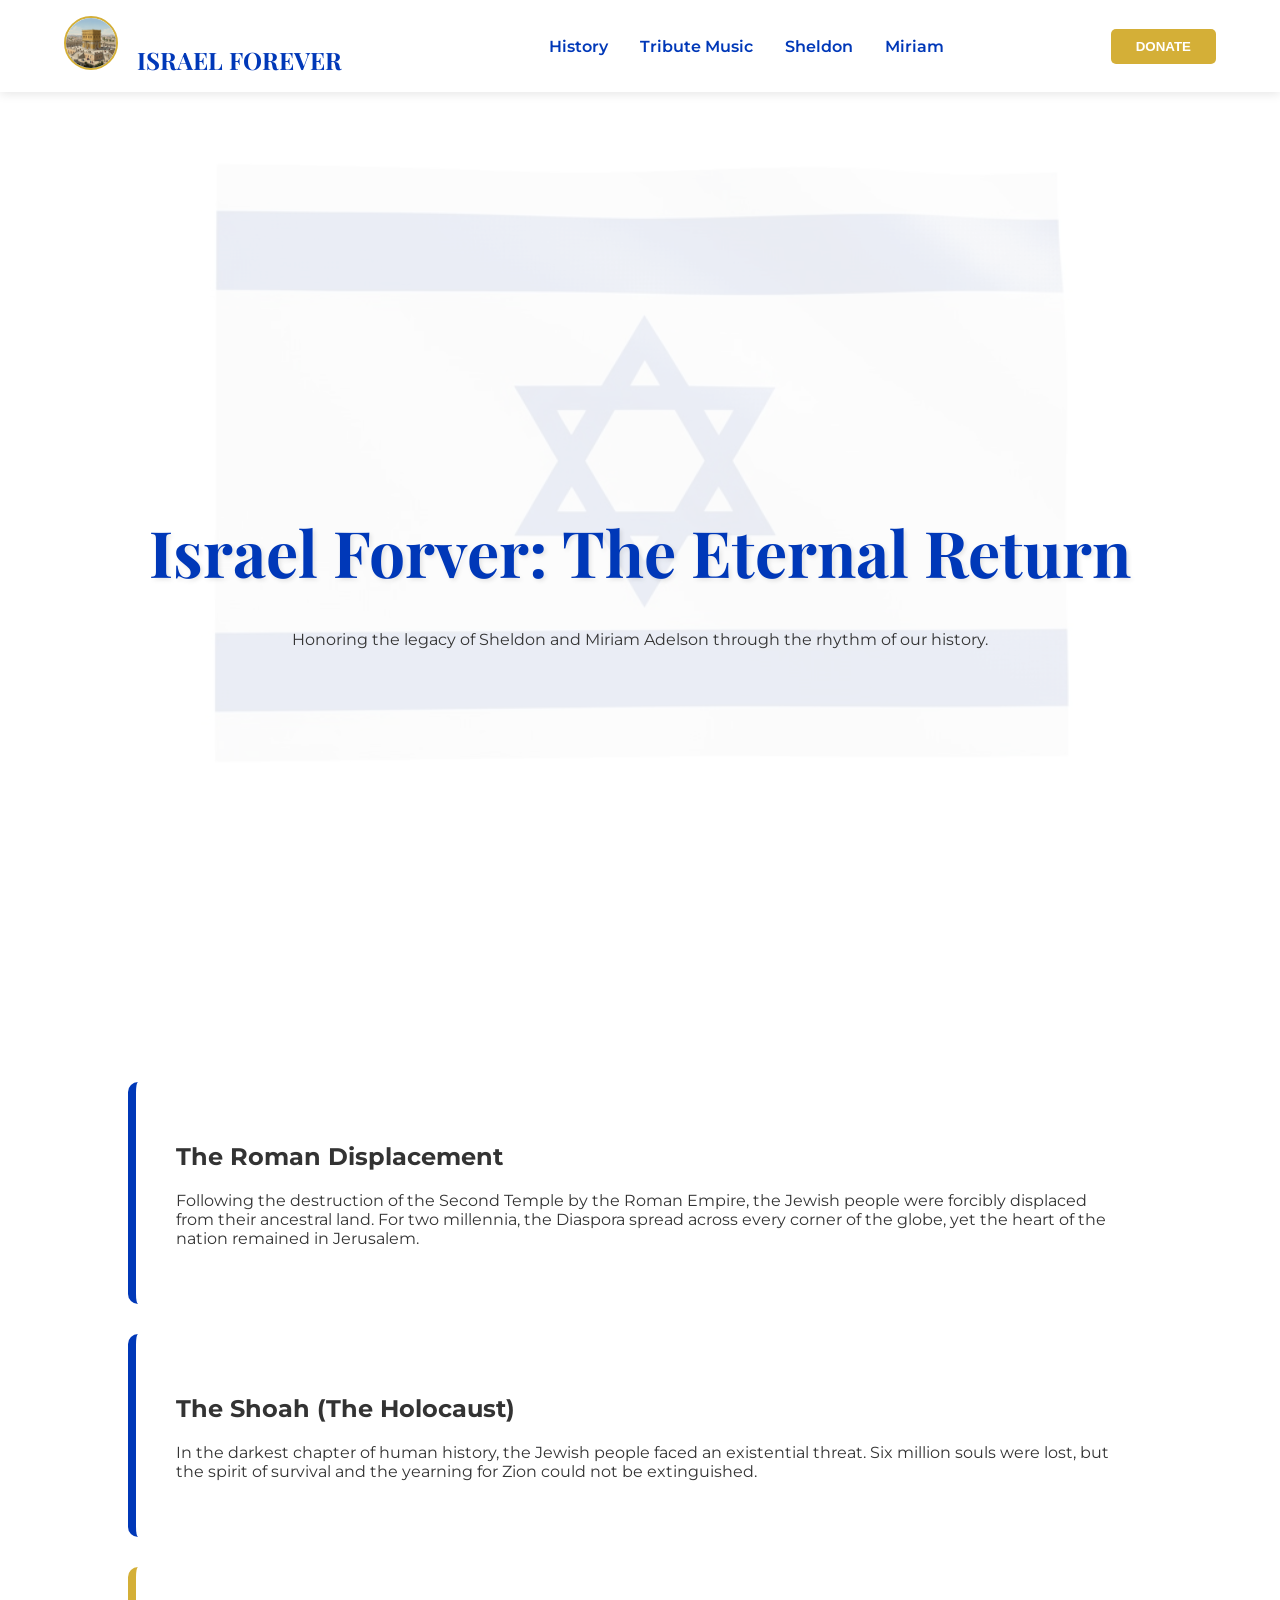
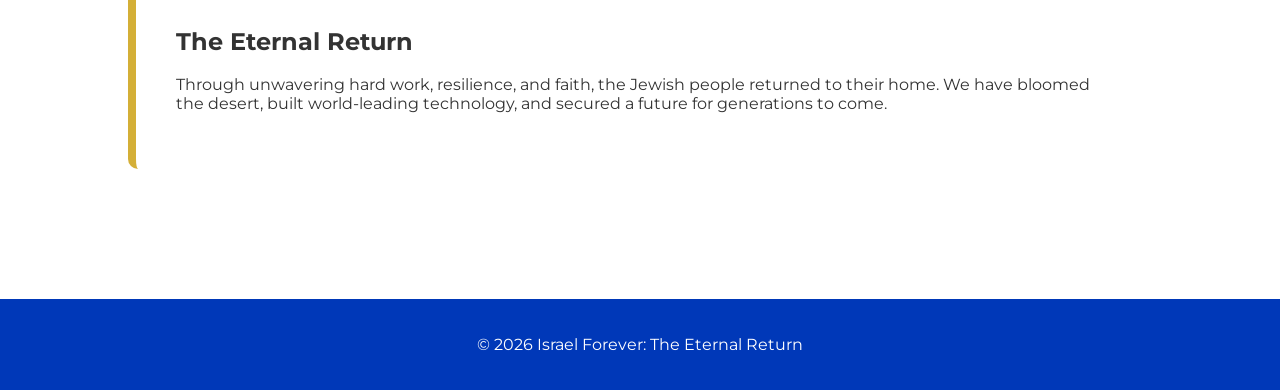
<file: Index.html>
<!DOCTYPE html>
<html lang="en">
<head>
    <meta charset="UTF-8">
    <meta name="viewport" content="width=device-width, initial-scale=1.0">
    <title>Israel Forever | Adelson Tribute</title>
    <link rel="stylesheet" href="style.css">
    <link href="https://fonts.googleapis.com/css2?family=Playfair+Display:wght@700&family=Montserrat:wght@300;400;600&display=swap" rel="stylesheet">
</head>
<body>

    <div class="flag-bg"></div>

    <nav class="navbar">
        <div class="nav-left">
            <img src="Temple.Jpeg" alt="The Temple" class="temple-icon">
            <span class="site-name">ISRAEL FOREVER</span>
        </div>
        <ul class="nav-links">
            <li><a href="#history">History</a></li>
            <li><a href="music.html">Tribute Music</a></li>
            <li><a href="sheldon.html">Sheldon</a></li>
            <li><a href="miriam.html">Miriam</a></li>
        </ul>
       <button class="donate-btn" onclick="window.location.href='donate.html';">
  DONATE
</button>
    </nav>

    <header class="hero" >
        <h1>Israel Forver: The Eternal Return</h1>
        <p>Honoring the legacy of Sheldon and Miriam Adelson through the rhythm of our history.</p>
    </header>

    <section id="history" class="content-section">
        <div class="narrative-card">
            <h2>The Roman Displacement</h2>
            <p>Following the destruction of the Second Temple by the Roman Empire, the Jewish people were forcibly displaced from their ancestral land. For two millennia, the Diaspora spread across every corner of the globe, yet the heart of the nation remained in Jerusalem.</p>
        </div>

        <div class="narrative-card somber">
            <h2>The Shoah (The Holocaust)</h2>
            <p>In the darkest chapter of human history, the Jewish people faced an existential threat. Six million souls were lost, but the spirit of survival and the yearning for Zion could not be extinguished.</p>
        </div>

        <div class="narrative-card triumphant">
            <h2>The Eternal Return</h2>
            <p>Through unwavering hard work, resilience, and faith, the Jewish people returned to their home. We have bloomed the desert, built world-leading technology, and secured a future for generations to come.</p>
        </div>
    </section>

<footer style="background: var(--israel-blue); color: white; text-align: center; padding: 20px; margin-top: 50px;">
        <p>&copy; 2026 Israel Forever: The Eternal Return</p>
    </footer>

  </body>
</html>
</file>
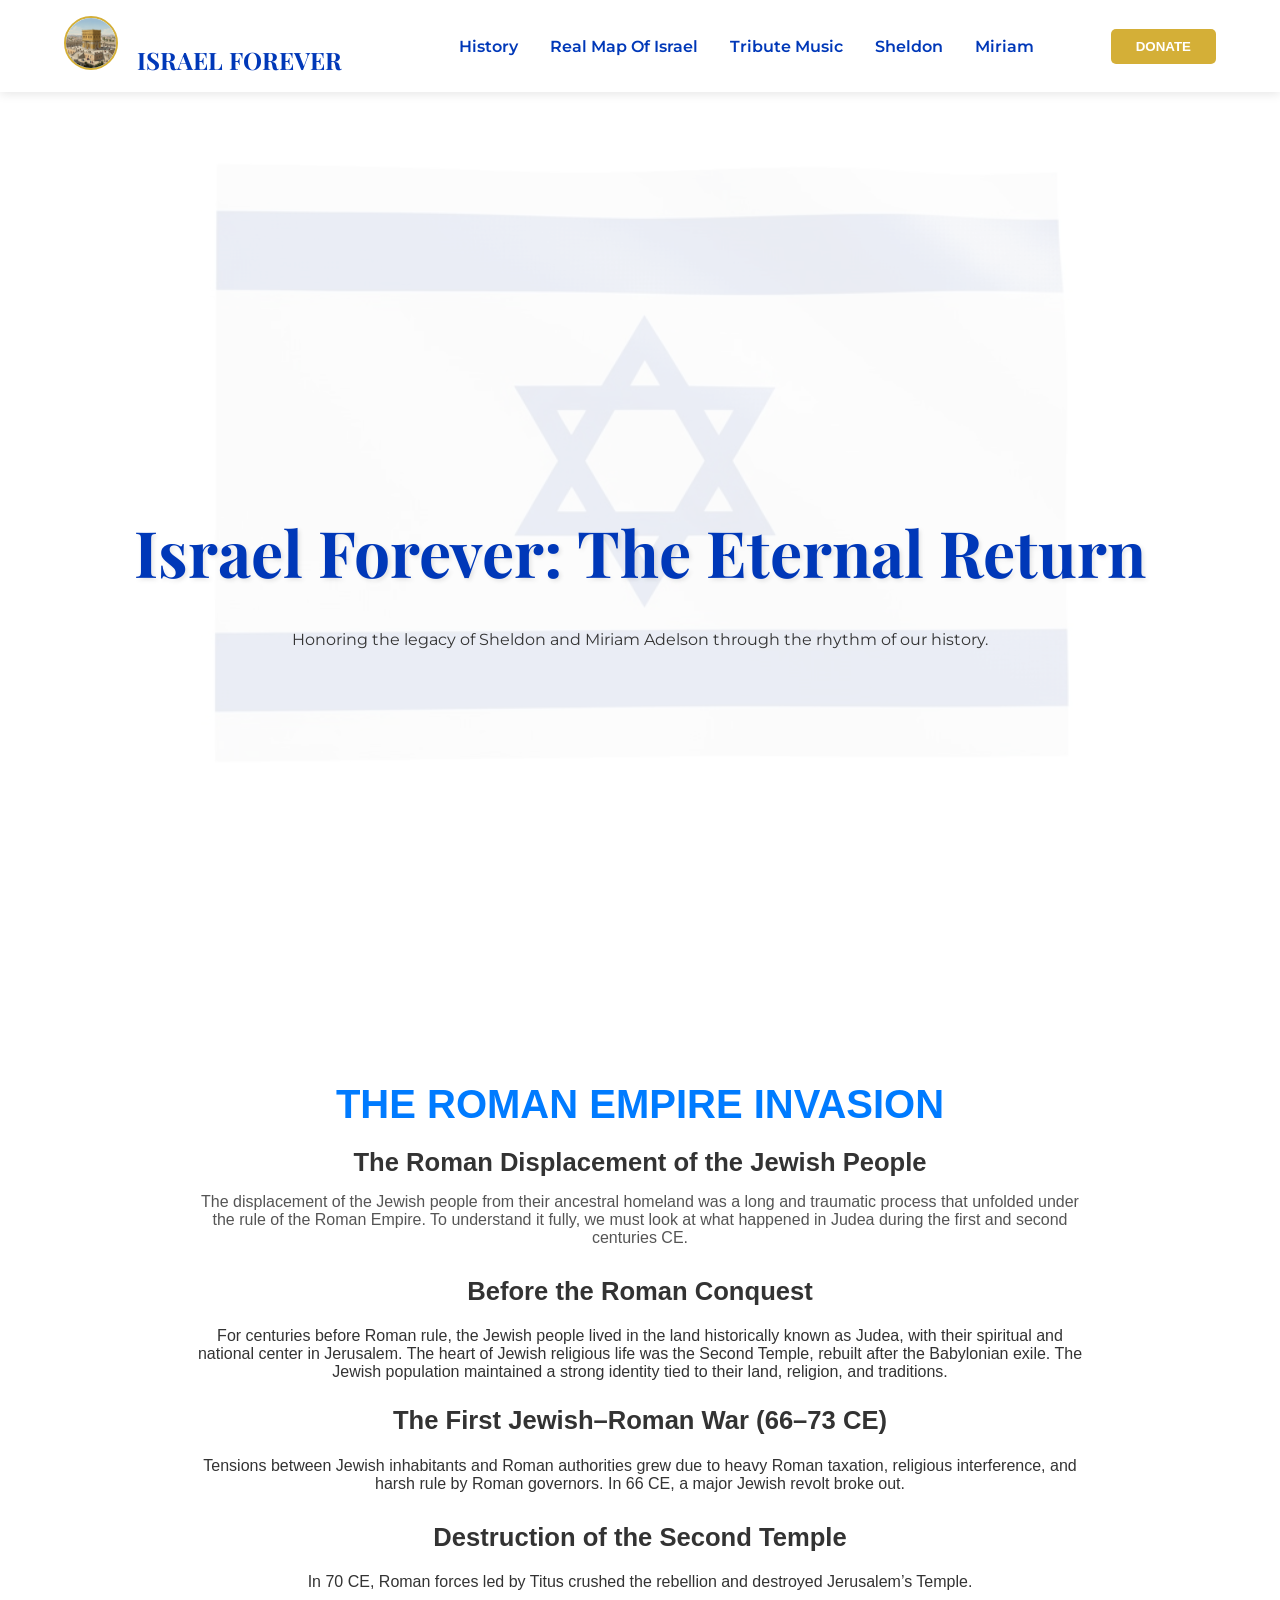
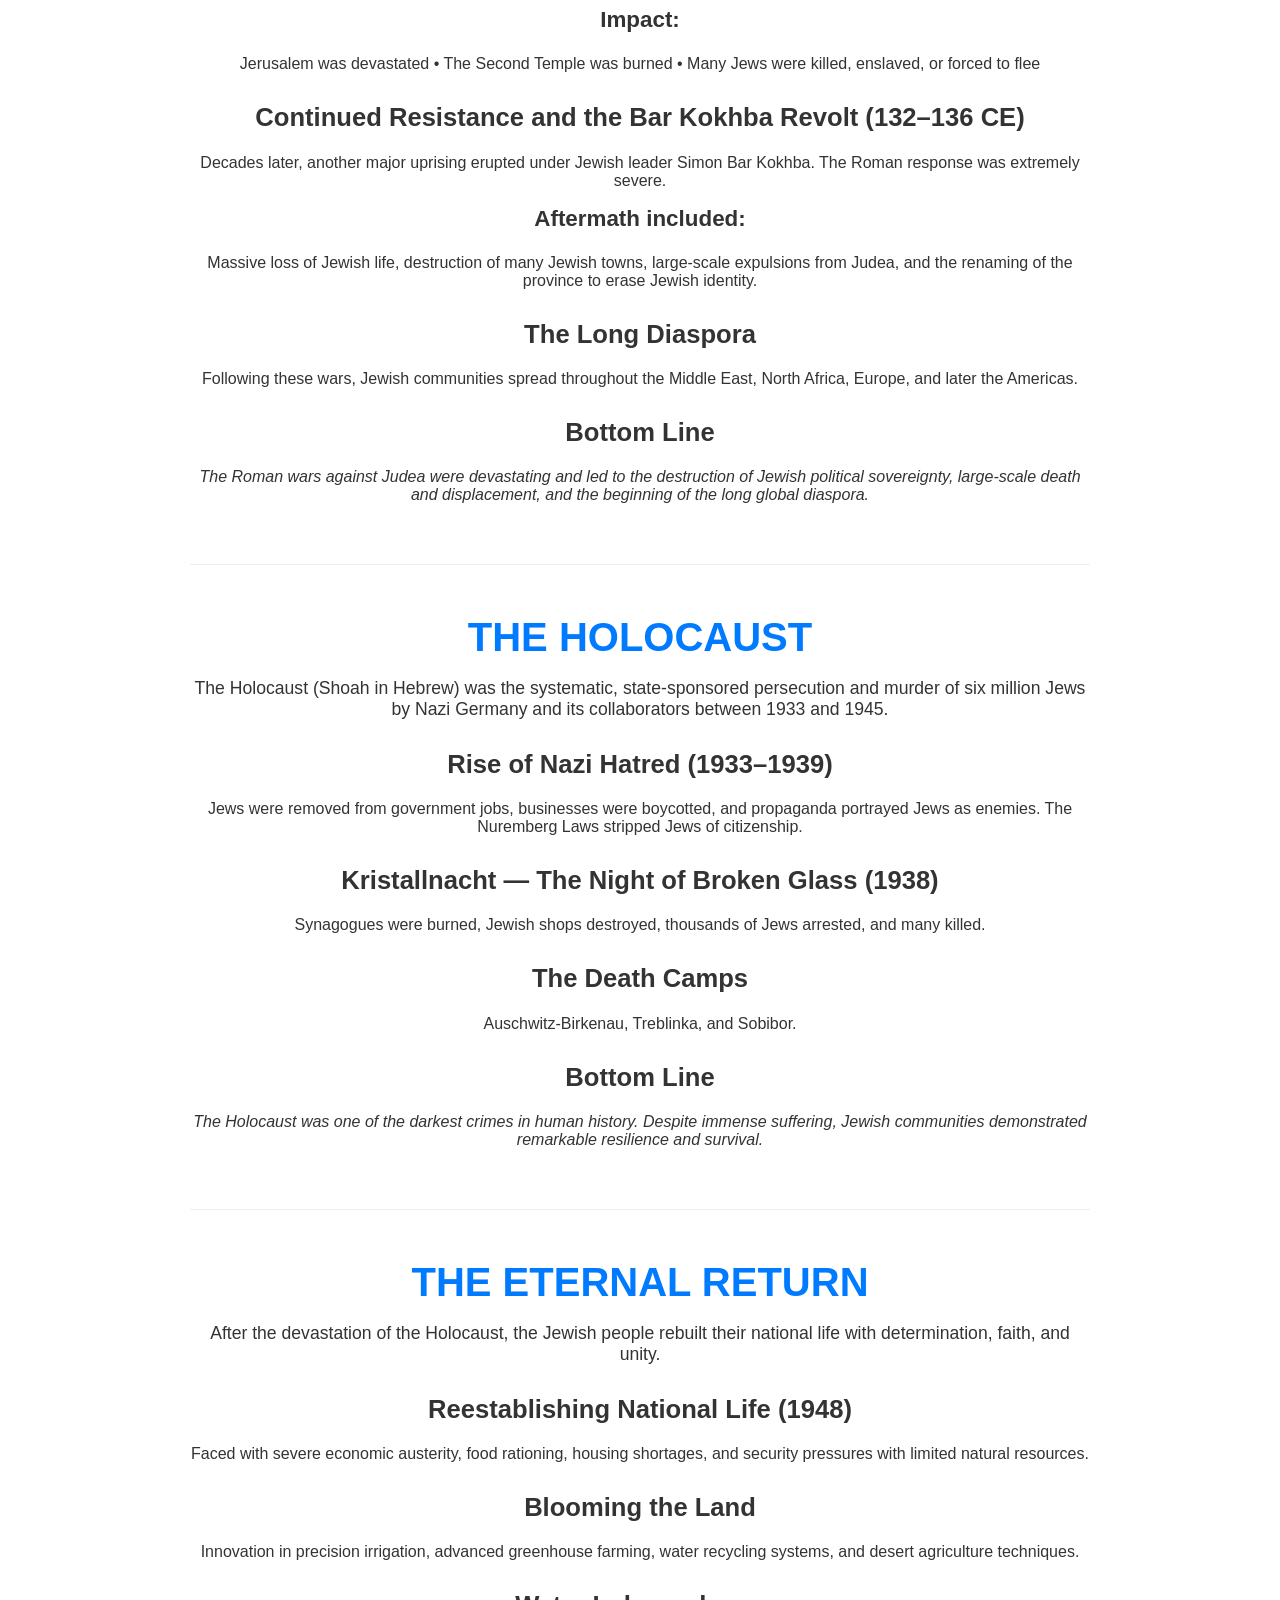
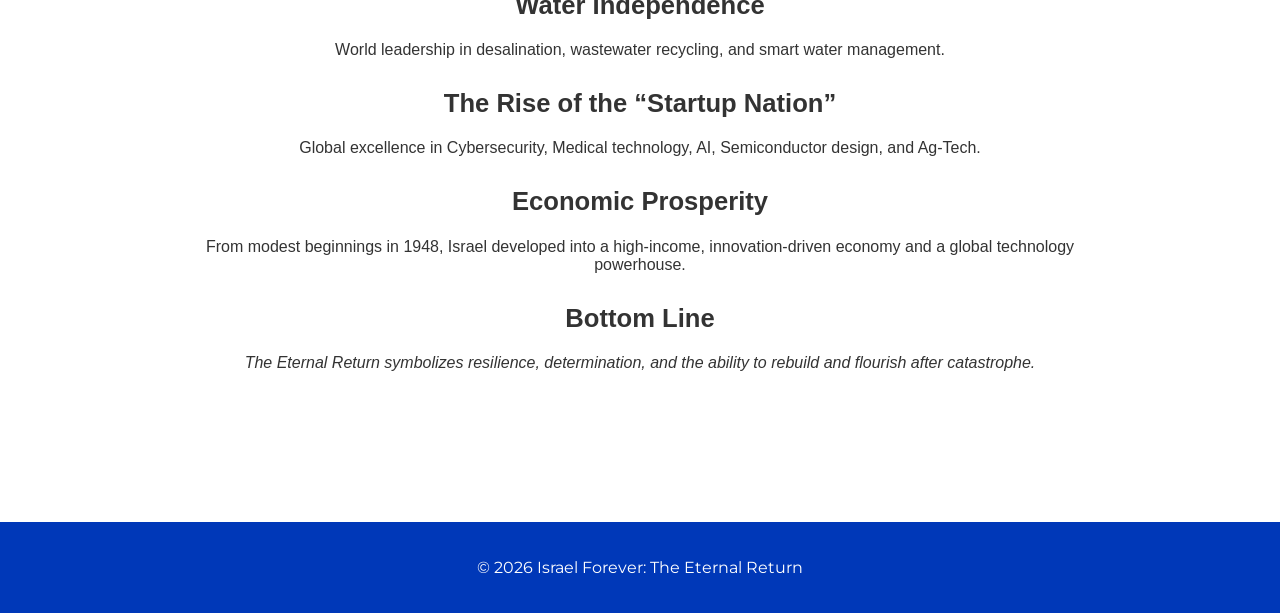
<file: index.html>
<!DOCTYPE html>
<html lang="en">
<head>
    <meta charset="UTF-8">
    <meta name="viewport" content="width=device-width, initial-scale=1.0">
    <title>Israel Forever | Adelson Tribute</title>
    <link rel="stylesheet" href="style.css">
    <link href="https://fonts.googleapis.com/css2?family=Playfair+Display:wght@700&family=Montserrat:wght@300;400;600&display=swap" rel="stylesheet">
</head>
<body>

    <div class="flag-bg"></div>

    <nav class="navbar">
    <div class="nav-left">
        <img src="Temple.Jpeg" alt="The Temple" class="temple-icon">
        <span class="site-name">ISRAEL FOREVER</span>
    </div>

    <!-- HAMBURGER -->
    <button class="hamburger" id="hamburger" aria-label="Menu">
        ☰
    </button>

    <ul class="nav-links" id="navLinks">
        <li><a href="#history">History</a></li>
        <li><a href="map1.html">Real Map Of Israel</a></li>
        <li><a href="music.html">Tribute Music</a></li>
        <li><a href="sheldon.html">Sheldon</a></li>
        <li><a href="miriam.html">Miriam</a></li>
    </ul>

    <button class="donate-btn" onclick="window.location.href='donate.html';">
        DONATE
    </button>
</nav>

<header class="hero">
    <h1>Israel Forever: The Eternal Return</h1>
    <p>Honoring the legacy of Sheldon and Miriam Adelson through the rhythm of our history.</p>
</header>

   <section id="history" class="content-section" style="padding: 40px 15px; font-family: sans-serif; text-align: center; background-color: #fff;">
  <div style="max-width: 900px; margin: 0 auto;">

    <div style="margin-bottom: 60px;">
      <h1 style="color: #007BFF; font-size: 2.5rem; font-weight: bold; margin-bottom: 15px; text-transform: uppercase;">
        The Roman Empire Invasion
      </h1>
      
      <h2 style="color: #333; font-size: 1.6rem; font-weight: bold; margin-bottom: 10px;">
        The Roman Displacement of the Jewish People
      </h2>
      <p style="font-size: 1rem; color: #555; margin-bottom: 30px;">
        The displacement of the Jewish people from their ancestral homeland was a long and traumatic process that unfolded under the rule of the Roman Empire. To understand it fully, we must look at what happened in Judea during the first and second centuries CE.
      </p>

      <h2 style="color: #333; font-size: 1.6rem; font-weight: bold;">Before the Roman Conquest</h2>
      <p style="margin-bottom: 25px;">
        For centuries before Roman rule, the Jewish people lived in the land historically known as Judea, with their spiritual and national center in Jerusalem. The heart of Jewish religious life was the Second Temple, rebuilt after the Babylonian exile. The Jewish population maintained a strong identity tied to their land, religion, and traditions.
      </p>

      <h2 style="color: #333; font-size: 1.6rem; font-weight: bold;">The First Jewish–Roman War (66–73 CE)</h2>
      <p>Tensions between Jewish inhabitants and Roman authorities grew due to heavy Roman taxation, religious interference, and harsh rule by Roman governors. In 66 CE, a major Jewish revolt broke out.</p>

      <h2 style="color: #333; font-size: 1.6rem; font-weight: bold; margin-top: 30px;">Destruction of the Second Temple</h2>
      <p>In 70 CE, Roman forces led by Titus crushed the rebellion and destroyed Jerusalem’s Temple.</p>
      
      <h3 style="color: #333; font-size: 1.4rem; font-weight: bold; margin-top: 15px;">Impact:</h3>
      <p style="list-style: none; padding: 0;">
        Jerusalem was devastated • The Second Temple was burned • Many Jews were killed, enslaved, or forced to flee
      </p>

      <h2 style="color: #333; font-size: 1.6rem; font-weight: bold; margin-top: 30px;">Continued Resistance and the Bar Kokhba Revolt (132–136 CE)</h2>
      <p>Decades later, another major uprising erupted under Jewish leader Simon Bar Kokhba. The Roman response was extremely severe.</p>
      
      <h3 style="color: #333; font-size: 1.4rem; font-weight: bold; margin-top: 15px;">Aftermath included:</h3>
      <p>Massive loss of Jewish life, destruction of many Jewish towns, large-scale expulsions from Judea, and the renaming of the province to erase Jewish identity.</p>

      <h2 style="color: #333; font-size: 1.6rem; font-weight: bold; margin-top: 30px;">The Long Diaspora</h2>
      <p>Following these wars, Jewish communities spread throughout the Middle East, North Africa, Europe, and later the Americas.</p>

      <h2 style="color: #333; font-size: 1.6rem; font-weight: bold; margin-top: 30px;">Bottom Line</h2>
      <p style="font-style: italic;">The Roman wars against Judea were devastating and led to the destruction of Jewish political sovereignty, large-scale death and displacement, and the beginning of the long global diaspora.</p>
    </div>

    <hr style="border: 0; border-top: 1px solid #eee; margin: 40px 0;">

    <div style="margin-bottom: 60px;">
      <h1 style="color: #007BFF; font-size: 2.5rem; font-weight: bold; margin-bottom: 15px; text-transform: uppercase;">
        The Holocaust
      </h1>
      <p style="font-size: 1.1rem; margin-bottom: 30px;">
        The Holocaust (Shoah in Hebrew) was the systematic, state-sponsored persecution and murder of six million Jews by Nazi Germany and its collaborators between 1933 and 1945.
      </p>

      <h2 style="color: #333; font-size: 1.6rem; font-weight: bold;">Rise of Nazi Hatred (1933–1939)</h2>
      <p>Jews were removed from government jobs, businesses were boycotted, and propaganda portrayed Jews as enemies. The Nuremberg Laws stripped Jews of citizenship.</p>

      <h2 style="color: #333; font-size: 1.6rem; font-weight: bold; margin-top: 30px;">Kristallnacht — The Night of Broken Glass (1938)</h2>
      <p>Synagogues were burned, Jewish shops destroyed, thousands of Jews arrested, and many killed.</p>

      <h2 style="color: #333; font-size: 1.6rem; font-weight: bold; margin-top: 30px;">The Death Camps</h2>
      <p>Auschwitz-Birkenau, Treblinka, and Sobibor.</p>

      <h2 style="color: #333; font-size: 1.6rem; font-weight: bold; margin-top: 30px;">Bottom Line</h2>
      <p style="font-style: italic;">The Holocaust was one of the darkest crimes in human history. Despite immense suffering, Jewish communities demonstrated remarkable resilience and survival.</p>
    </div>

    <hr style="border: 0; border-top: 1px solid #eee; margin: 40px 0;">

    <div style="margin-bottom: 60px;">
      <h1 style="color: #007BFF; font-size: 2.5rem; font-weight: bold; margin-bottom: 15px; text-transform: uppercase;">
        The Eternal Return
      </h1>
      <p style="font-size: 1.1rem; margin-bottom: 30px;">
        After the devastation of the Holocaust, the Jewish people rebuilt their national life with determination, faith, and unity.
      </p>

      <h2 style="color: #333; font-size: 1.6rem; font-weight: bold;">Reestablishing National Life (1948)</h2>
      <p>Faced with severe economic austerity, food rationing, housing shortages, and security pressures with limited natural resources.</p>

      <h2 style="color: #333; font-size: 1.6rem; font-weight: bold; margin-top: 30px;">Blooming the Land</h2>
      <p>Innovation in precision irrigation, advanced greenhouse farming, water recycling systems, and desert agriculture techniques.</p>

      <h2 style="color: #333; font-size: 1.6rem; font-weight: bold; margin-top: 30px;">Water Independence</h2>
      <p>World leadership in desalination, wastewater recycling, and smart water management.</p>

      <h2 style="color: #333; font-size: 1.6rem; font-weight: bold; margin-top: 30px;">The Rise of the “Startup Nation”</h2>
      <p>Global excellence in Cybersecurity, Medical technology, AI, Semiconductor design, and Ag-Tech.</p>

      <h2 style="color: #333; font-size: 1.6rem; font-weight: bold; margin-top: 30px;">Economic Prosperity</h2>
      <p>From modest beginnings in 1948, Israel developed into a high-income, innovation-driven economy and a global technology powerhouse.</p>

      <h2 style="color: #333; font-size: 1.6rem; font-weight: bold; margin-top: 30px;">Bottom Line</h2>
      <p style="font-style: italic;">The Eternal Return symbolizes resilience, determination, and the ability to rebuild and flourish after catastrophe.</p>
    </div>

  </div>
</section>


<footer style="background: var(--israel-blue); color: white; text-align: center; padding: 20px; margin-top: 50px;">
        <p>&copy; 2026 Israel Forever: The Eternal Return</p>
    </footer>
<script>
const hamburger = document.getElementById("hamburger");
const navLinks = document.getElementById("navLinks");

hamburger.addEventListener("click", () => {
    navLinks.classList.toggle("active");
});
</script>
  </body>
</html>
</file>
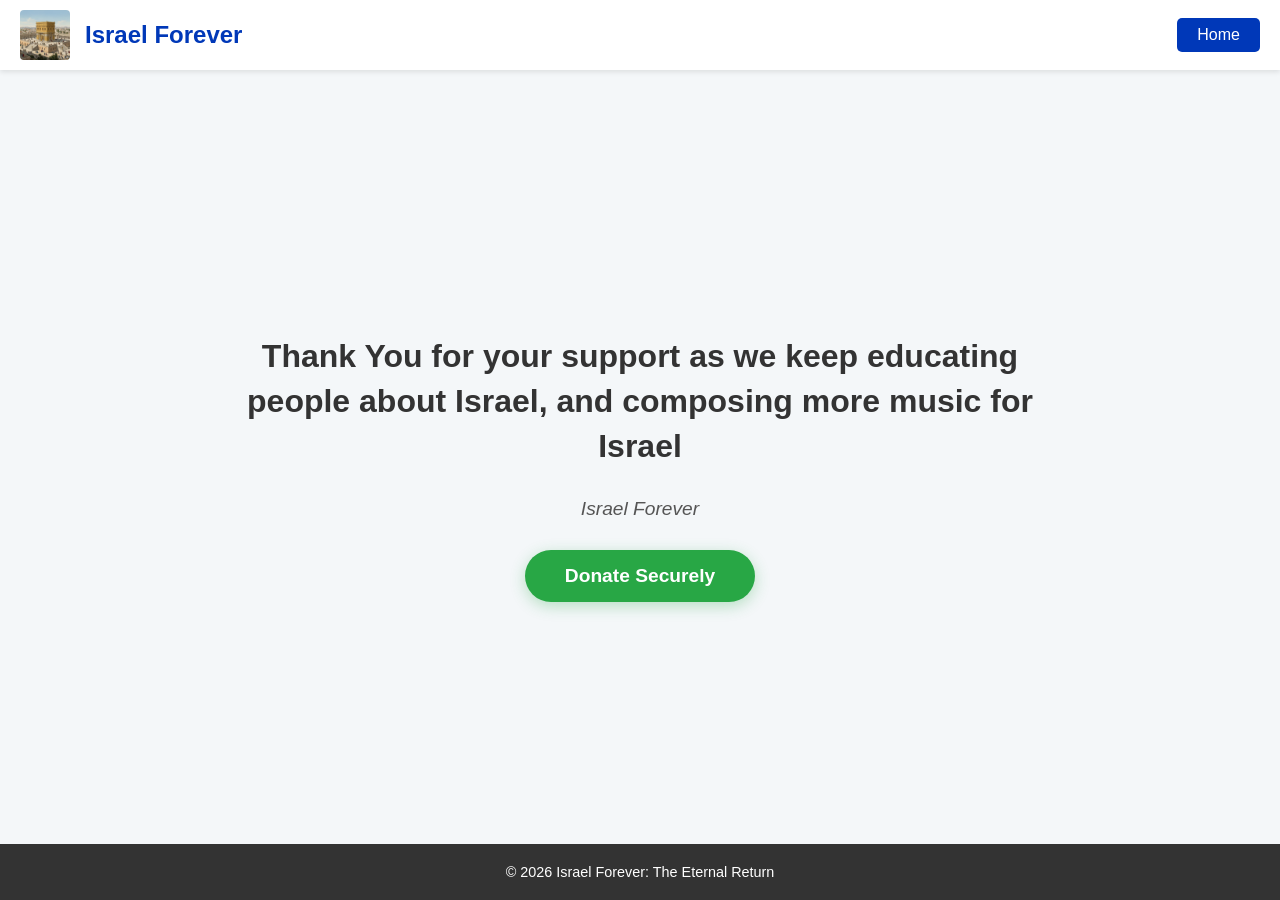
<file: donate.html>
<!DOCTYPE html>
<html lang="en">
<head>
    <meta charset="UTF-8">
    <meta name="viewport" content="width=device-width, initial-scale=1.0">
    <title>Donate - Israel Forever</title>
    <style>
        body {
            font-family: 'Segoe UI', Tahoma, Geneva, Verdana, sans-serif;
            margin: 0;
            padding: 0;
            background-color: #f4f7f9;
            color: #333;
            display: flex;
            flex-direction: column;
            min-height: 100vh;
        }

        /* Navbar Styling */
        nav {
            background-color: #ffffff;
            padding: 10px 20px;
            display: flex;
            justify-content: space-between;
            align-items: center;
            box-shadow: 0 2px 5px rgba(0,0,0,0.1);
        }

        .nav-left {
            display: flex;
            align-items: center;
        }

        .nav-left img {
            height: 50px;
            width: auto;
            margin-right: 15px;
            border-radius: 4px;
        }

        .nav-left span {
            font-size: 1.5rem;
            font-weight: bold;
            color: #0038b8; /* Classic blue tone */
        }

        .home-btn {
            text-decoration: none;
            background-color: #0038b8;
            color: white;
            padding: 8px 20px;
            border-radius: 5px;
            transition: background 0.3s;
        }

        .home-btn:hover {
            background-color: #00267d;
        }

        /* Main Content */
        .container {
            flex: 1;
            display: flex;
            flex-direction: column;
            justify-content: center;
            align-items: center;
            text-align: center;
            padding: 40px 20px;
        }

        h1 {
            font-size: 2rem;
            line-height: 1.4;
            max-width: 800px;
            margin-bottom: 10px;
        }

        .adelson-credit {
            font-size: 1.2rem;
            font-style: italic;
            margin-bottom: 30px;
            color: #555;
        }

        .donate-btn {
            background-color: #28a745;
            color: white;
            border: none;
            padding: 15px 40px;
            font-size: 1.2rem;
            font-weight: bold;
            border-radius: 50px;
            cursor: pointer;
            box-shadow: 0 4px 15px rgba(40, 167, 69, 0.3);
            transition: transform 0.2s, background 0.3s;
        }

        .donate-btn:hover {
            background-color: #218838;
            transform: translateY(-2px);
        }

        /* Footer */
        footer {
            background-color: #333;
            color: white;
            text-align: center;
            padding: 20px 0;
            font-size: 0.9rem;
        }
    </style>
</head>
<body>

    <nav>
        <div class="nav-left">
            <img src="Temple.Jpeg" alt="Temple Image">
            <span>Israel Forever</span>
        </div>
        <a href="index.html" class="home-btn">Home</a>
    </nav>

    <div class="container">
        <h1>Thank You for your support as we keep educating people about Israel, and composing more music for Israel</h1>
        <p class="adelson-credit">Israel Forever</p>
        
        <button id="stripe-button" class="donate-btn">Donate Securely</button>
    </div>

    <footer>
        &copy; 2026 Israel Forever: The Eternal Return
    </footer>

    <script>
        document.getElementById('stripe-button').addEventListener('click', function() {
            // This will open the Stripe link in the same window
            window.location.href = 'https://buy.stripe.com/bJe6oIetJ1K44W72vqfQI01';
            
            // NOTE: If you want it to open in a NEW tab instead, use this line:
            // window.open('https://buy.stripe.com/bJe6oIetJ1K44W72vqfQI01', '_blank');
        });
    </script>

</body>
</html>
</file>
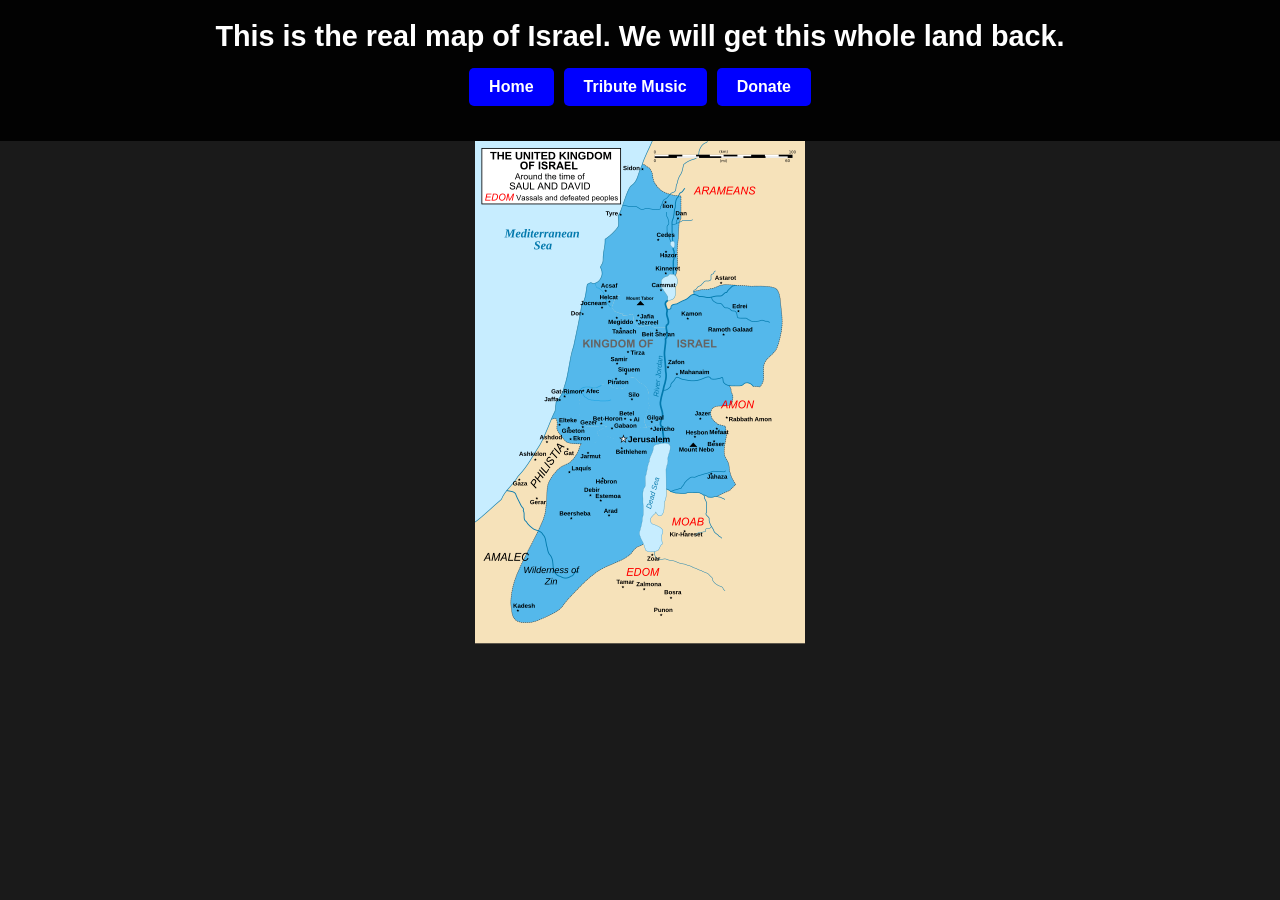
<file: map1.html>
<!DOCTYPE html>
<html lang="en">
<head>
    <meta charset="UTF-8">
    <meta name="viewport" content="width=device-width, initial-scale=1.0">
    <title>United Kingdom of Israel Map</title>
    <style>
        body {
            margin: 0;
            padding: 0;
            background-color: #1a1a1a; /* Dark background for the scrollable area */
            font-family: Arial, sans-serif;
            color: white;
            display: flex;
            flex-direction: column;
            align-items: center;
            min-height: 100vh;
        }
        
        header {
            background-color: rgba(0, 0, 0, 0.9);
            padding: 20px;
            width: 100%;
            text-align: center;
            position: sticky; /* Keeps the title visible while scrolling */
            top: 0;
            z-index: 1000;
        }

        h1 {
            font-size: 1.8em; /* Slightly smaller for mobile screens */
            margin: 0;
            text-shadow: 2px 2px 4px rgba(0, 0, 0, 0.5);
        }

        nav {
            padding: 15px 0;
            display: flex;
            justify-content: center;
            flex-wrap: wrap; /* Allows buttons to stack on small screens */
            gap: 10px;
        }

        .btn {
            display: inline-block;
            padding: 10px 20px;
            font-size: 1em;
            font-weight: bold;
            text-decoration: none;
            color: white;
            background-color: blue;
            border-radius: 5px;
            transition: background-color 0.3s;
        }

        .btn:hover {
            background-color: #0000FF;
        }

        /* Map Container Settings */
        .map-container {
            width: 100%;
            display: flex;
            justify-content: center;
            padding-bottom: 50px; /* Space at the bottom */
        }

        .map-image {
            max-width: 100%; /* Ensures it doesn't overflow horizontally */
            height: auto;    /* Maintains aspect ratio */
            display: block;
        }
    </style>
</head>
<body>
    <header>
        <h1>This is the real map of Israel. We will get this whole land back.</h1>
        <nav>
            <a href="index.html" class="btn">Home</a>
            <a href="music.html" class="btn">Tribute Music</a>
            <a href="donate.html" class="btn">Donate</a>
        </nav>
    </header>

    <div class="map-container">
        <img src="reinodeIsrael.png" alt="United Kingdom of Israel Map" class="map-image">
    </div>
</body>
</html>
</file>
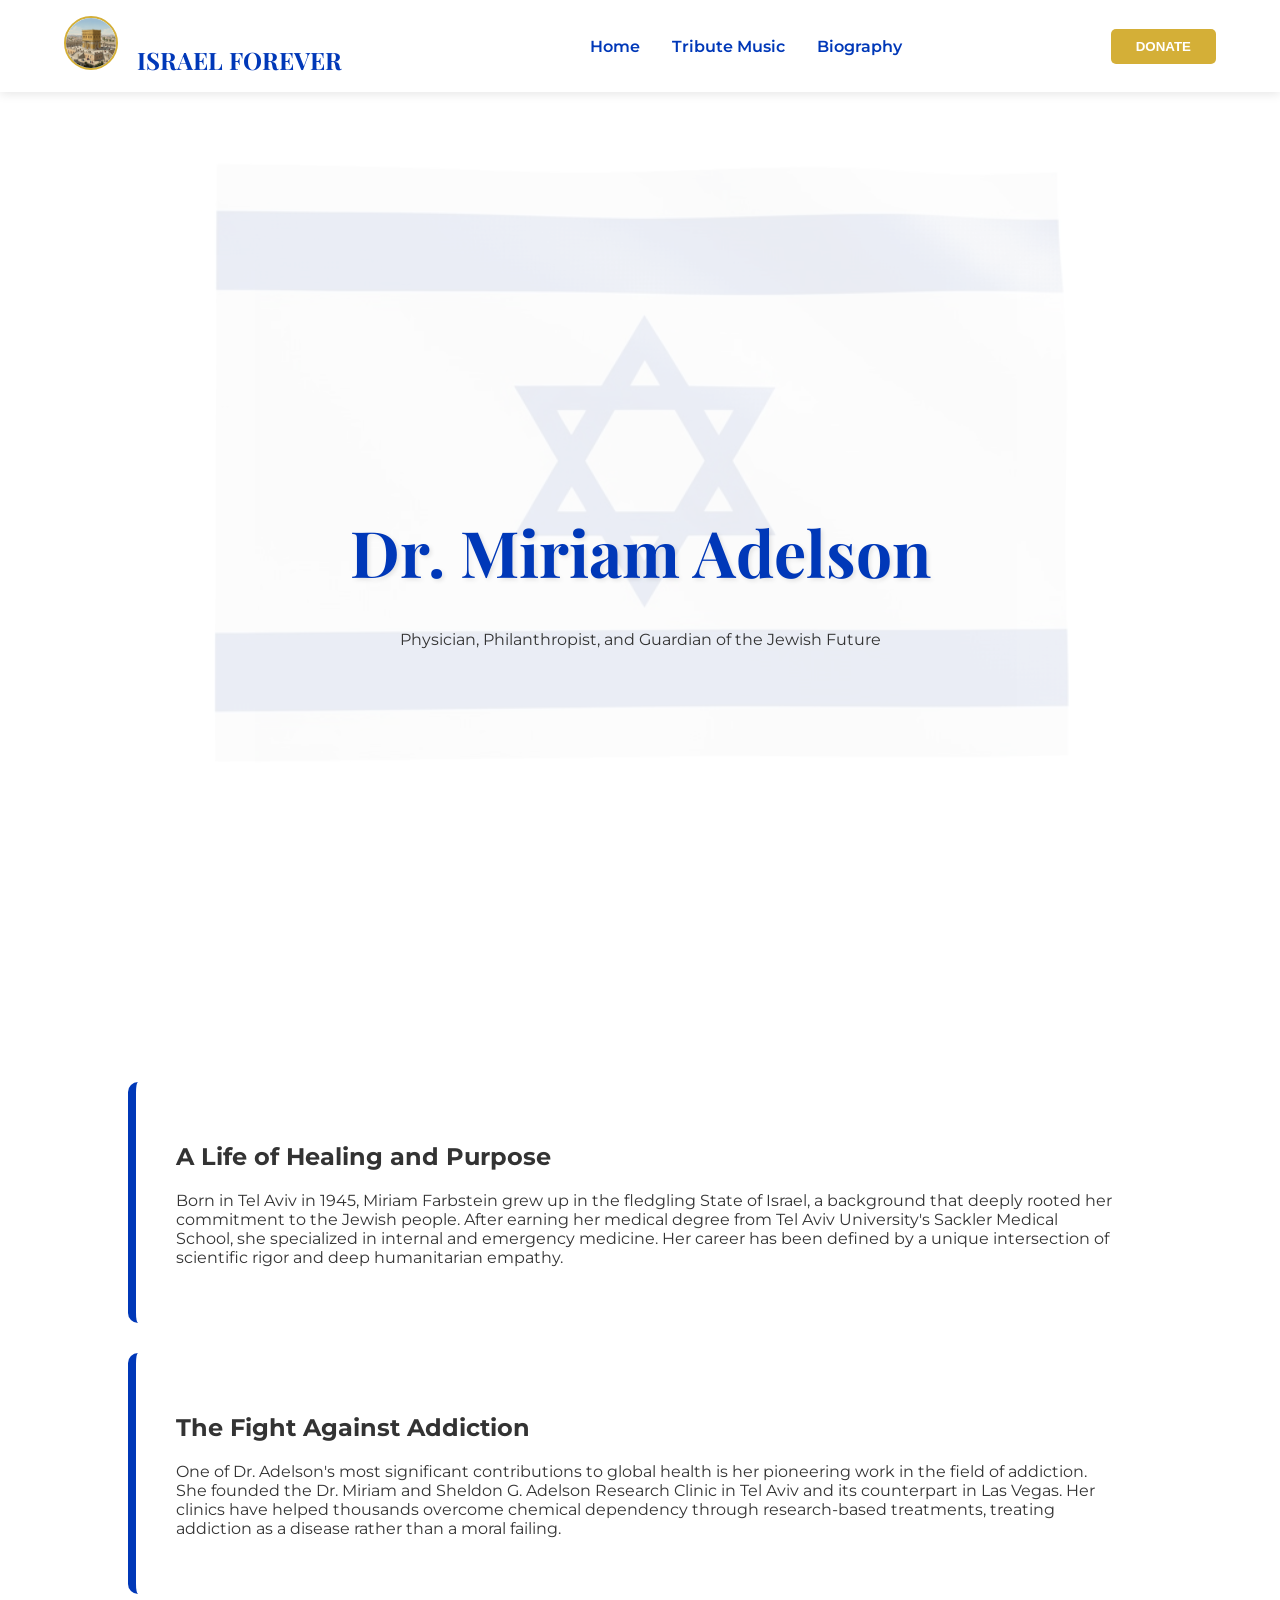
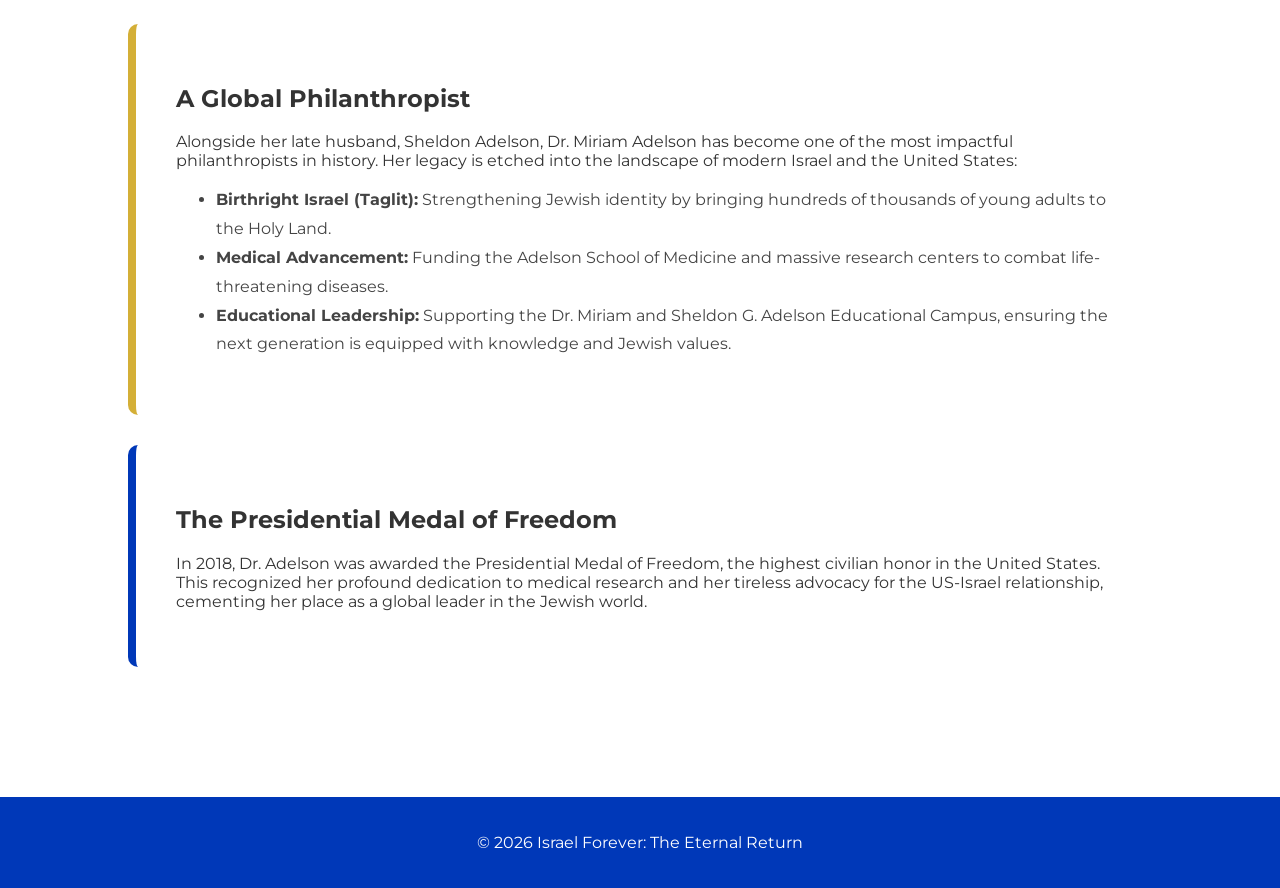
<file: miriam.html>
<!DOCTYPE html>
<html lang="en">
<head>
    <meta charset="UTF-8">
    <meta name="viewport" content="width=device-width, initial-scale=1.0">
    <title>Dr. Miriam Adelson | Israel Forever</title>
    <link rel="stylesheet" href="style.css">
    <link href="https://fonts.googleapis.com/css2?family=Playfair+Display:wght@700&family=Montserrat:wght@300;400;600&display=swap" rel="stylesheet">
</head>
<body>

    <div class="flag-bg"></div>

    <nav class="navbar">
    <div class="nav-left">
        <img src="Temple.Jpeg" alt="The Temple" class="temple-icon">
        <span class="site-name">ISRAEL FOREVER</span>
    </div>

    <!-- HAMBURGER BUTTON -->
    <button class="hamburger" id="hamburger" aria-label="Menu">
        ☰
    </button>

    <ul class="nav-links" id="navLinks">
        <li><a href="index.html">Home</a></li>
        <li><a href="./music.html">Tribute Music</a></li>
        <li><a href="#biography">Biography</a></li>
    </ul>

    <button class="donate-btn" onclick="window.location.href='donate.html';">
        DONATE
    </button>
</nav>

    <header class="hero">
        <h1>Dr. Miriam Adelson</h1>
        <p>Physician, Philanthropist, and Guardian of the Jewish Future</p>
    </header>

    <section id="biography" class="content-section">
        <div class="narrative-card">
            <h2>A Life of Healing and Purpose</h2>
            <p>Born in Tel Aviv in 1945, Miriam Farbstein grew up in the fledgling State of Israel, a background that deeply rooted her commitment to the Jewish people. After earning her medical degree from Tel Aviv University's Sackler Medical School, she specialized in internal and emergency medicine. Her career has been defined by a unique intersection of scientific rigor and deep humanitarian empathy.</p>
        </div>

        <div class="narrative-card">
            <h2>The Fight Against Addiction</h2>
            <p>One of Dr. Adelson's most significant contributions to global health is her pioneering work in the field of addiction. She founded the Dr. Miriam and Sheldon G. Adelson Research Clinic in Tel Aviv and its counterpart in Las Vegas. Her clinics have helped thousands overcome chemical dependency through research-based treatments, treating addiction as a disease rather than a moral failing.</p>
        </div>

        <div class="narrative-card triumphant">
            <h2>A Global Philanthropist</h2>
            <p>Alongside her late husband, Sheldon Adelson, Dr. Miriam Adelson has become one of the most impactful philanthropists in history. Her legacy is etched into the landscape of modern Israel and the United States:</p>
            <ul style="line-height: 1.8; color: #444;">
                <li><strong>Birthright Israel (Taglit):</strong> Strengthening Jewish identity by bringing hundreds of thousands of young adults to the Holy Land.</li>
                <li><strong>Medical Advancement:</strong> Funding the Adelson School of Medicine and massive research centers to combat life-threatening diseases.</li>
                <li><strong>Educational Leadership:</strong> Supporting the Dr. Miriam and Sheldon G. Adelson Educational Campus, ensuring the next generation is equipped with knowledge and Jewish values.</li>
            </ul>
        </div>

        <div class="narrative-card">
            <h2>The Presidential Medal of Freedom</h2>
            <p>In 2018, Dr. Adelson was awarded the Presidential Medal of Freedom, the highest civilian honor in the United States. This recognized her profound dedication to medical research and her tireless advocacy for the US-Israel relationship, cementing her place as a global leader in the Jewish world.</p>
        </div>
    </section>

    <footer style="background: var(--israel-blue); color: white; text-align: center; padding: 20px; margin-top: 50px;">
        <p>&copy; 2026 Israel Forever: The Eternal Return</p>
    </footer>
<script>
const hamburger = document.getElementById("hamburger");
const navLinks = document.getElementById("navLinks");

hamburger.addEventListener("click", () => {
    navLinks.classList.toggle("active");
});
</script>
</body>
</html>
</file>
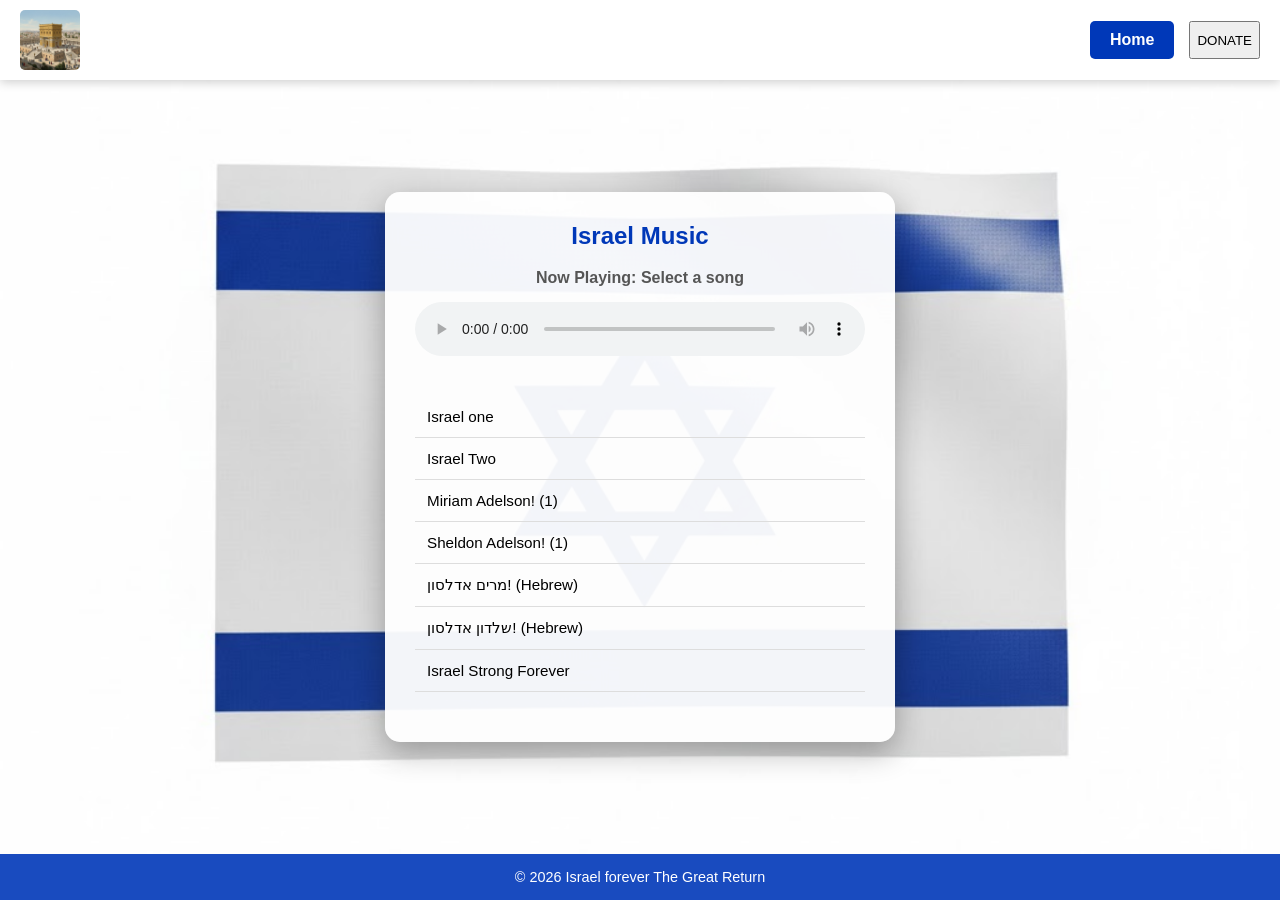
<file: music.html>
<!DOCTYPE html>
<html lang="en">
<head>
    <meta charset="UTF-8">
    <meta name="viewport" content="width=device-width, initial-scale=1.0">
    <title>Play Music - Israel Forever</title>
    <style>
        body { 
            font-family: 'Segoe UI', Tahoma, Geneva, Verdana, sans-serif; 
            margin: 0;
            padding: 0;
            /* Using the flag image as a full-page background */
            background: url('flag.jpeg') no-repeat center center fixed; 
            background-size: cover;
            display: flex;
            flex-direction: column;
            min-height: 100vh;
        }

        /* Navbar Styling */
        .navbar {
            background-color: rgba(255, 255, 255, 0.9);
            padding: 10px 20px;
            display: flex;
            justify-content: space-between;
            align-items: center;
            box-shadow: 0 2px 10px rgba(0,0,0,0.2);
        }

        .navbar img {
            height: 60px; /* Temple image size */
            border-radius: 5px;
        }

        .nav-buttons {
            display: flex;
            gap: 15px;
        }

        .btn {
            text-decoration: none;
            padding: 10px 20px;
            border-radius: 5px;
            font-weight: bold;
            transition: 0.3s;
        }

        .btn-home { background-color: #0038b8; color: white; }
        .btn-donate { background-color: #ffd700; color: #333; }
        .btn:hover { opacity: 0.8; transform: scale(1.05); }

        /* Player Styling */
        .main-content {
            flex: 1;
            display: flex;
            justify-content: center;
            align-items: center;
            padding: 40px 20px;
        }

        .player-container { 
            background: rgba(255, 255, 255, 0.95); 
            padding: 30px; 
            border-radius: 15px; 
            box-shadow: 0 10px 30px rgba(0,0,0,0.3); 
            width: 100%; 
            max-width: 450px; 
        }

        h2 { text-align: center; color: #0038b8; margin-top: 0; }
        .now-playing { margin-bottom: 15px; font-weight: bold; color: #555; text-align: center; }
        
        audio { width: 100%; margin-bottom: 20px; }

        .playlist { list-style: none; padding: 0; max-height: 300px; overflow-y: auto; }
        .playlist li { 
            padding: 12px; 
            border-bottom: 1px solid #ddd; 
            cursor: pointer; 
            transition: 0.2s; 
            font-size: 0.95em;
        }
        .playlist li:hover { background: #eef4ff; }
        .playlist li.active { background: #0038b8; color: white; font-weight: bold; }

        /* Footer */
        footer {
            background: rgba(0, 56, 184, 0.9);
            color: white;
            text-align: center;
            padding: 15px;
            font-size: 0.9em;
        }
    </style>
</head>
<body>

    <nav class="navbar">
        <img src="Temple.Jpeg" alt="Temple">
        <div class="nav-buttons">
            <a href="index.html" class="btn btn-home">Home</a>
<button class="donate-btn" onclick="window.location.href='donate.html';">
  DONATE
</button>
        </div>
    </nav>

    <div class="main-content">
        <div class="player-container">
            <h2>Israel Music</h2>
            <div class="now-playing">Now Playing: <span id="current-track">Select a song</span></div>
            
            <audio id="main-player" controls>
                <source id="audio-source" src="" type="audio/mp4">
                Your browser does not support the audio element.
            </audio>

            <ul class="playlist" id="playlist">
                <li data-src="Israel! - Made with Clipchamp.mp4">Israel one</li>
                <li data-src="Israel - Made with Clipchamp (1).mp4">Israel Two</li>
                <li data-src="Miriam Adelson! (1).mp4">Miriam Adelson! (1)</li>
                <li data-src="Sheldon Adelson! (1).mp4">Sheldon Adelson! (1)</li>
                <li data-src="מרים אדלסון!.mp4">מרים אדלסון! (Hebrew)</li>
                <li data-src="שלדון אדלסון!.mp4">שלדון אדלסון! (Hebrew)</li>
                <li data-src="Israel Strong Forever!.mp4">Israel Strong Forever</li>
                <li data-src="ישראל חזקה לנצח!.mp4">ישראל חזקה לנצח!</li>
            </ul>
        </div>
    </div>

    <footer>
        &copy; 2026 Israel forever The Great Return
    </footer>

    <script>
        const player = document.getElementById('main-player');
        const source = document.getElementById('audio-source');
        const trackName = document.getElementById('current-track');
        const listItems = document.querySelectorAll('#playlist li');

        listItems.forEach(item => {
            item.addEventListener('click', function() {
                const newSrc = this.getAttribute('data-src');
                
                source.src = newSrc;
                trackName.innerText = this.innerText;
                
                listItems.forEach(li => li.classList.remove('active'));
                this.classList.add('active');
                
                player.load();
                player.play();
            });
        });
    </script>

</body>
</html>
</file>
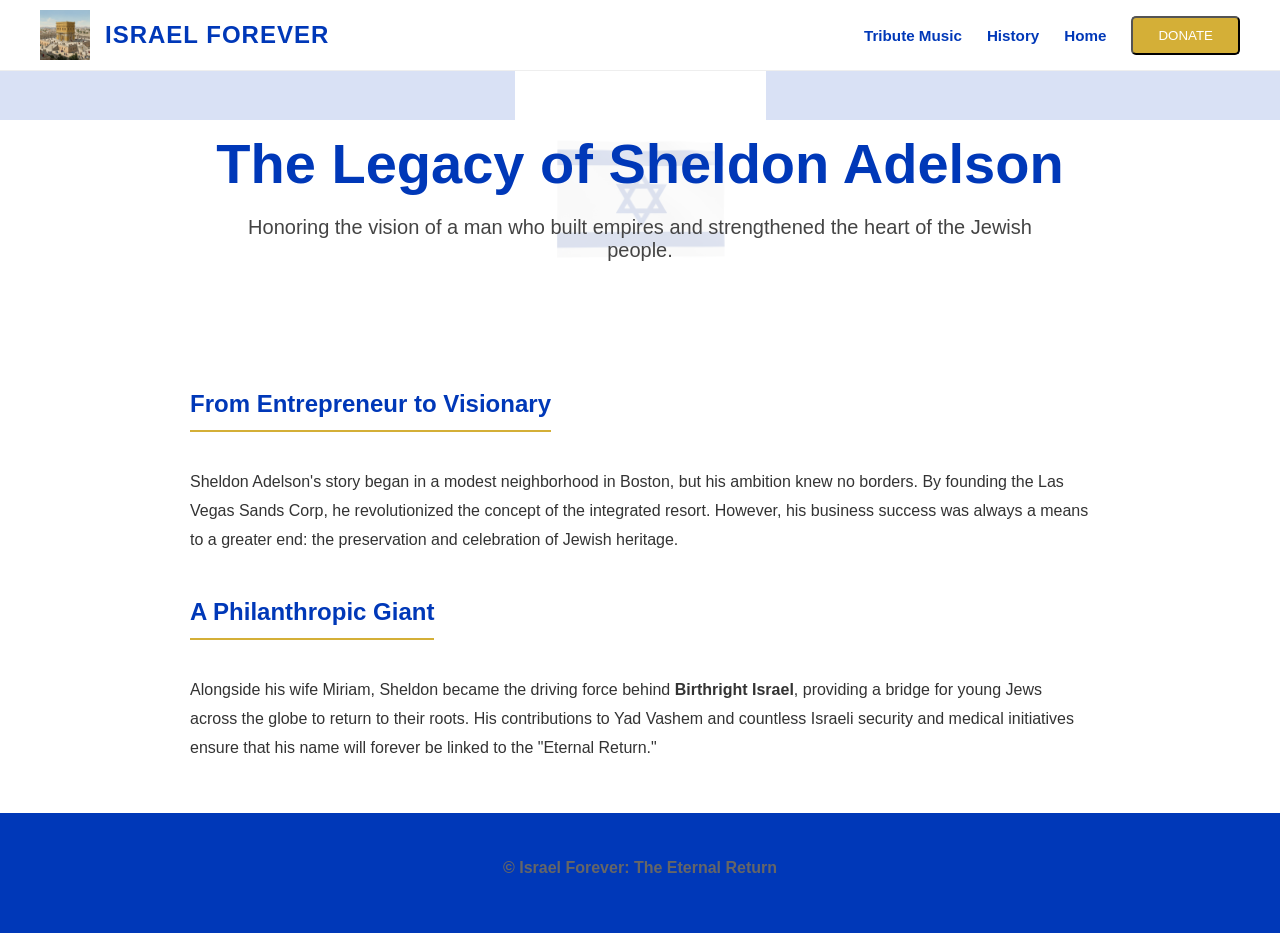
<file: sheldon.html>
<!DOCTYPE html>
<html lang="en">
<head>
    <meta charset="UTF-8">
    <meta name="viewport" content="width=device-width, initial-scale=1.0">
    <title>The Legacy of Sheldon Adelson | Israel Forever</title>
    <style>
        /* Israel Flag Background Logic */
        body {
            margin: 0;
            padding: 0;
            font-family: 'Segoe UI', Arial, sans-serif;
            background-color: #ffffff;
            /* Top and Bottom Blue Stripes */
            background-image: 
                linear-gradient(#0038b8 100%, transparent 100%),
                linear-gradient(#0038b8 100%, transparent 100%);
            background-repeat: no-repeat;
            background-size: 100% 120px, 100% 120px;
            background-position: top, bottom;
            min-height: 100vh;
        }

        /* Navbar: Matching your screenshot style */
        nav {
            background-color: #ffffff;
            display: flex;
            align-items: center;
            justify-content: space-between;
            padding: 10px 40px;
            border-bottom: 1px solid #eee;
            position: relative;
            z-index: 10;
        }

        .nav-left {
            display: flex;
            align-items: center;
            gap: 15px;
        }

        .temple-img {
            height: 50px;
            width: auto;
        }

        .brand-name {
            color: #0038b8;
            font-weight: bold;
            font-size: 1.5rem;
            text-transform: uppercase;
            letter-spacing: 1px;
        }

        .nav-links {
            display: flex;
            gap: 25px;
            align-items: center;
        }

        .nav-links a {
            text-decoration: none;
            color: #0038b8;
            font-weight: 600;
            font-size: 0.95rem;
        }

        .donate-btn {
            background-color: #d4af37;
            color: white !important;
            padding: 10px 25px !important;
            border-radius: 5px;
            text-transform: uppercase;
        }

        /* Hero Section with Watermark - Zero Margin to remove gap */
        .hero {
            position: relative;
            text-align: center;
            padding: 60px 20px;
            background-image: url('flag.jpeg'); /* Using your flag image as a faint watermark */
            background-position: center;
            background-repeat: no-repeat;
            background-size: contain;
            /* Creates the faded watermark look from your screenshot */
            background-color: rgba(255, 255, 255, 0.85);
            background-blend-mode: lighten;
        }

        .hero h1 {
            color: #0038b8;
            font-size: 3.5rem;
            margin: 0;
            font-weight: 800;
        }

        .hero p {
            color: #444;
            font-size: 1.25rem;
            max-width: 800px;
            margin: 20px auto 0 auto;
        }

        /* Content Sections */
        .content-body {
            max-width: 900px;
            margin: 40px auto;
            padding: 0 20px;
            line-height: 1.8;
            color: #333;
        }

        h2 { color: #0038b8; border-bottom: 2px solid #d4af37; display: inline-block; padding-bottom: 5px; }

        footer {
            text-align: center;
            padding: 40px;
            color: #666;
            font-weight: bold;
        }
        /* ============================= */
/* HAMBURGER MENU */
/* ============================= */

.hamburger {
    display: none;
    font-size: 30px;
    background: none;
    border: none;
    color: #0038b8;
    cursor: pointer;
}

/* smooth animation */
.nav-links {
    transition: all 0.3s ease;
}

/* ============================= */
/* MOBILE */
/* ============================= */
@media (max-width: 768px) {

    .hamburger {
        display: block;
    }

    nav {
        flex-wrap: wrap;
        padding: 10px 20px;
    }

    .nav-links {
        display: none;
        flex-direction: column;
        width: 100%;
        background: #ffffff;
        position: absolute;
        left: 0;
        top: 100%;
        padding: 20px 0;
        gap: 15px;
        text-align: center;
        box-shadow: 0 10px 25px rgba(0,0,0,0.15);
    }

    .nav-links.active {
        display: flex;
    }

    .hero h1 {
        font-size: 2.2rem;
    }
}
    </style>
</head>
<body>

  <nav>
    <div class="nav-left">
        <img src="Temple.Jpeg" alt="Temple" class="temple-img">
        <span class="brand-name">ISRAEL FOREVER</span>
    </div>

    <!-- HAMBURGER -->
    <button class="hamburger" id="hamburger" aria-label="Menu">
        ☰
    </button>

    <div class="nav-links" id="navLinks">
        <a href="music.html">Tribute Music</a>
        <a href="index.html">History</a>
        <a href="index.html">Home</a>
        <button class="donate-btn" onclick="window.location.href='donate.html';">
            DONATE
        </button>
    </div>
</nav>

    <div class="hero">
        <h1>The Legacy of Sheldon Adelson</h1>
        <p>Honoring the vision of a man who built empires and strengthened the heart of the Jewish people.</p>
    </div>

    <div class="content-body">
        <h2>From Entrepreneur to Visionary</h2>
        <p>Sheldon Adelson's story began in a modest neighborhood in Boston, but his ambition knew no borders. By founding the Las Vegas Sands Corp, he revolutionized the concept of the integrated resort. However, his business success was always a means to a greater end: the preservation and celebration of Jewish heritage.</p>

        <h2>A Philanthropic Giant</h2>
        <p>Alongside his wife Miriam, Sheldon became the driving force behind <strong>Birthright Israel</strong>, providing a bridge for young Jews across the globe to return to their roots. His contributions to Yad Vashem and countless Israeli security and medical initiatives ensure that his name will forever be linked to the "Eternal Return."</p>
    </div>

    <footer>
        <p>&copy; Israel Forever: The Eternal Return</p>
    </footer>
<script>
const hamburger = document.getElementById("hamburger");
const navLinks = document.getElementById("navLinks");

hamburger.addEventListener("click", () => {
    navLinks.classList.toggle("active");
});
</script>
</body>
</html>
</file>
<file: style.css>
:root {
    --israel-blue: #0038B8;
    --jerusalem-gold: #D4AF37;
    --clean-white: #FFFFFF;
}

body {
    margin: 0;
    font-family: 'Montserrat', sans-serif;
    color: #333;
    overflow-x: hidden;
}

/* Background Logic */
.flag-bg {
    position: fixed;
    top: 0;
    left: 0;
    width: 100%;
    height: 100%;
    background: url('flag.jpeg') no-repeat center center/cover;
    opacity: 0.15; /* Keeps the flag visible but subtle */
    z-index: -1;
}

/* Navbar */
.navbar {
    display: flex;
    justify-content: space-between;
    align-items: center;
    padding: 1rem 5%;
    background: rgba(255, 255, 255, 0.9);
    position: sticky;
    top: 0;
    z-index: 100;
    box-shadow: 0 2px 10px rgba(0,0,0,0.1);
}

.temple-icon {
    height: 50px;
    width: 50px;
    border-radius: 50%;
    border: 2px solid var(--jerusalem-gold);
    margin-right: 15px;
}

.site-name {
    font-family: 'Playfair Display', serif;
    font-size: 1.5rem;
    color: var(--israel-blue);
    font-weight: bold;
}

.nav-links {
    list-style: none;
    display: flex;
    gap: 2rem;
}

.nav-links a {
    text-decoration: none;
    color: var(--israel-blue);
    font-weight: 600;
}

.donate-btn {
    background: var(--jerusalem-gold);
    color: white;
    border: none;
    padding: 10px 25px;
    font-weight: bold;
    border-radius: 5px;
    cursor: pointer;
    transition: transform 0.2s;
}

.donate-btn:hover {
    transform: scale(1.05);
}

/* Content Cards */
.content-section {
    padding: 50px 10%;
}

.narrative-card {
    background: rgba(255, 255, 255, 0.85);
    padding: 40px;
    margin-bottom: 30px;
    border-left: 8px solid var(--israel-blue);
    border-radius: 10px;
}

.triumphant {
    border-left: 8px solid var(--jerusalem-gold);
}

.music-grid {
    display: grid;
    grid-template-columns: repeat(auto-fit, minmax(300px, 1fr));
    gap: 20px;
    padding: 50px 10%;
}

.song-card {
    background: white;
    border: 1px solid var(--jerusalem-gold);
    padding: 20px;
    text-align: center;
    border-radius: 15px;
    box-shadow: 0 4px 15px rgba(0,0,0,0.05);
}

/* Sticky Player */
.audio-player {
    position: fixed;
    bottom: 0;
    width: 100%;
    background: var(--israel-blue);
    color: white;
    padding: 15px;
    text-align: center;
}

/* Hero Section Styling */
.hero {
    /* Ensures the section fills the entire screen height */
    min-height: 100vh; 
    
    /* Flexbox magic to center everything */
    display: flex;
    flex-direction: column;
    justify-content: center; /* Vertical center */
    align-items: center;     /* Horizontal center */
    
    text-align: center;
    padding: 0 10%; /* Adds breathing room on the sides */
    
    /* This creates a subtle glass effect so the flag shows through 
       but the text remains very easy to read */
    background: rgba(255, 255, 255, 0.4); 
}

.hero h1 {
    font-family: 'Playfair Display', serif;
    font-size: 4rem; /* Makes the title big and impactful */
    color: var(--israel-blue);
    margin-bottom: 20px;
    text-shadow: 2px 2px 4px rgba(0,0,0,0.1); /* Subtle depth */
}


/* Remove the gap from the hero/header container */
.hero-section, .header-container {
    margin-top: 0 !important;
    padding-top: 20px; /* Small padding inside so text isn't touching the line */
    background-image: url('flag.jpeg'); 
    background-size: cover;
    background-position: center;
}

/* If you are using a main heading <h1>, remove its top margin */
h1 {
    margin-top: 0;
    padding-top: 10px;
}

/* 1. Remove browser default margins */
body {
    margin: 0;
    padding: 0;
}

/* 2. Ensure the Navbar doesn't push the header away */
nav {
    margin-bottom: 0 !important;
    /* Keep your existing padding/flex settings as they are */
}

/* 3. Pull the Hero section flush against the Nav */
.hero {
    margin-top: 0 !important;
    padding-top: 40px; /* Adjust this to control spacing inside the banner */
    /* Ensure your background-image settings are here */
}

/* 4. Remove the default margin from the H1 that often creates a gap */
.hero h1 {
    margin-top: 0;
}

/* ============================= */
/* HAMBURGER MENU IMPROVEMENTS */
/* ============================= */

/* Hide hamburger on desktop */
.hamburger {
    display: none;
    font-size: 30px;
    background: none;
    border: none;
    color: var(--israel-blue);
    cursor: pointer;
}

/* Smooth mobile menu animation */
.nav-links {
    transition: all 0.3s ease;
}

/* ============================= */
/* MOBILE NAVBAR */
/* ============================= */
@media (max-width: 768px) {

    /* Show hamburger */
    .hamburger {
        display: block;
    }

    /* Stack navbar nicely */
    .navbar {
        flex-wrap: wrap;
    }

    /* Mobile dropdown menu */
    .nav-links {
        display: none;
        flex-direction: column;
        width: 100%;
        background: rgba(255,255,255,0.98);
        position: absolute;
        left: 0;
        top: 100%;
        padding: 20px 0;
        gap: 1.2rem;
        text-align: center;
        box-shadow: 0 10px 25px rgba(0,0,0,0.15);
        backdrop-filter: blur(6px);
    }

    /* When active */
    .nav-links.active {
        display: flex;
    }

    /* Make donate button mobile friendly */
    .donate-btn {
        width: 100%;
        margin-top: 10px;
    }

    /* Hero text responsive */
    .hero h1 {
        font-size: 2.4rem;
    }

    .site-name {
        font-size: 1.2rem;
    }

    .temple-icon {
        height: 40px;
        width: 40px;
    }
}
</file>
